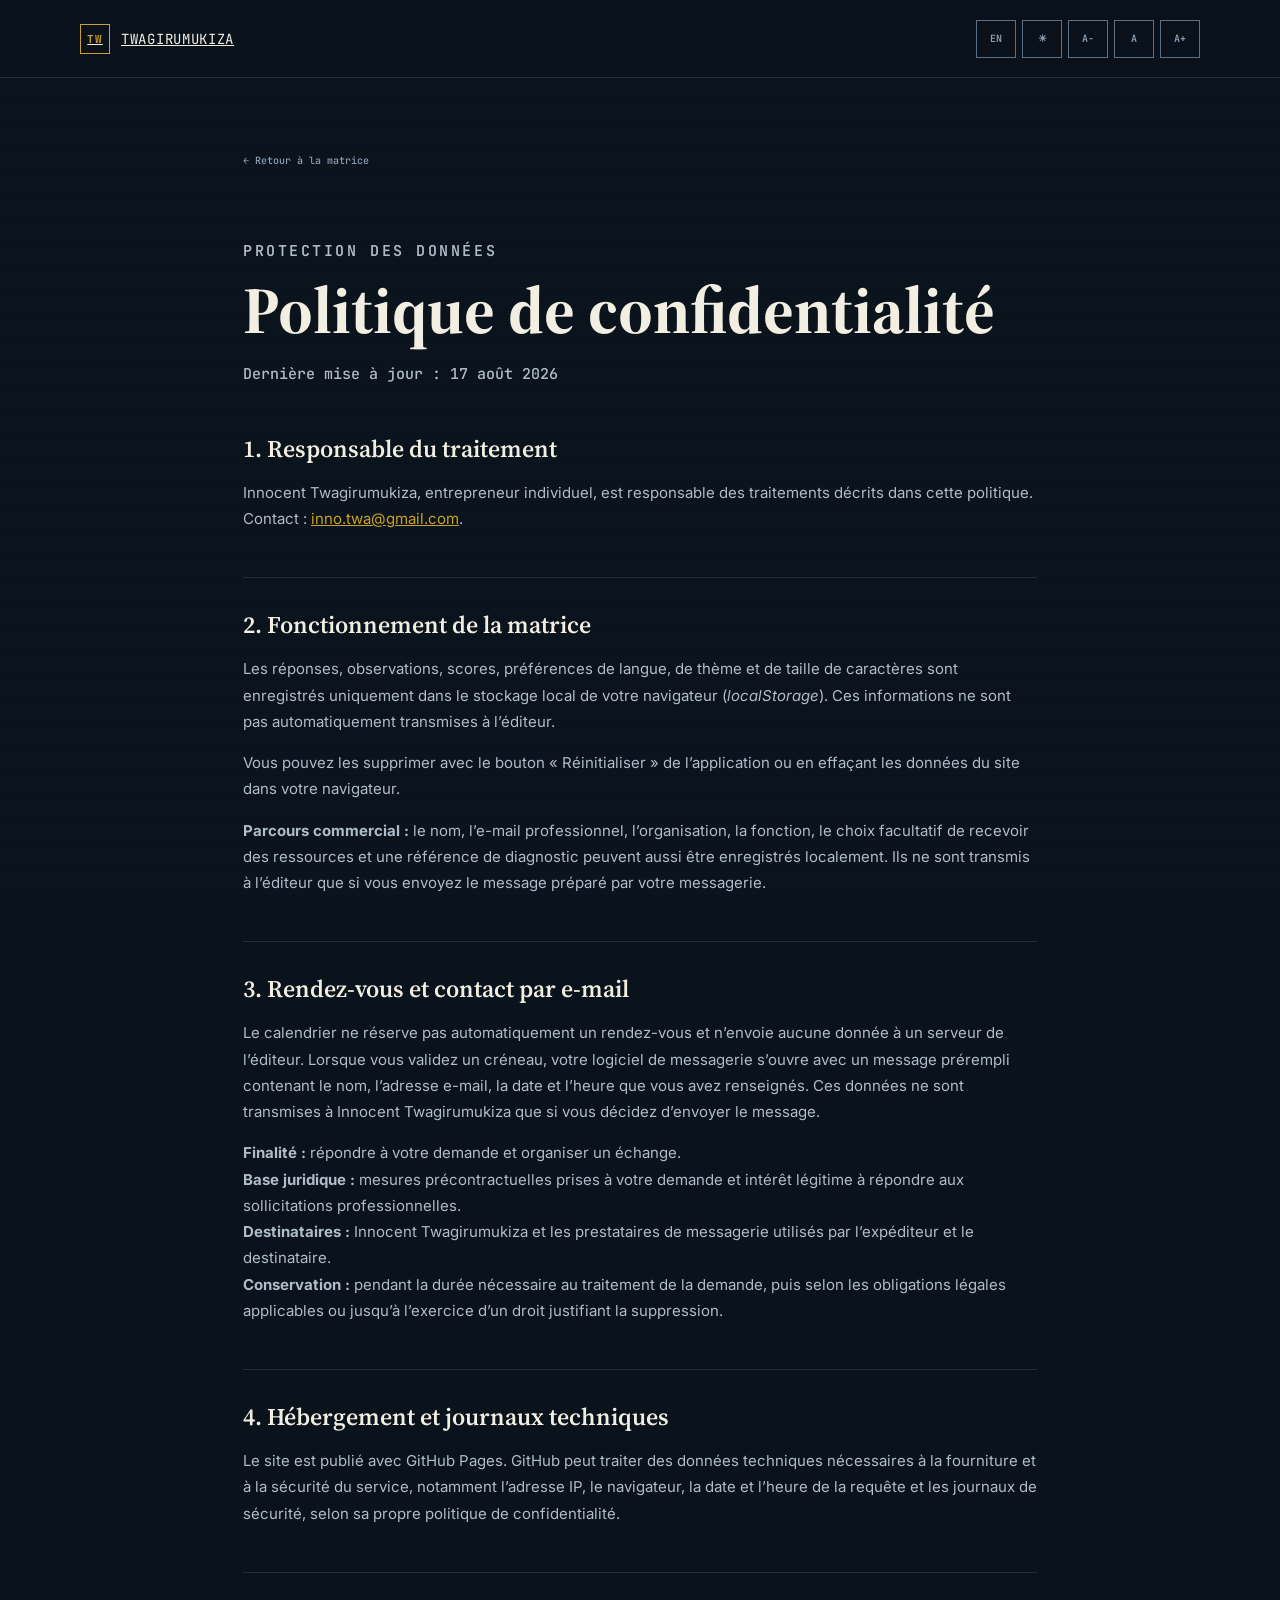
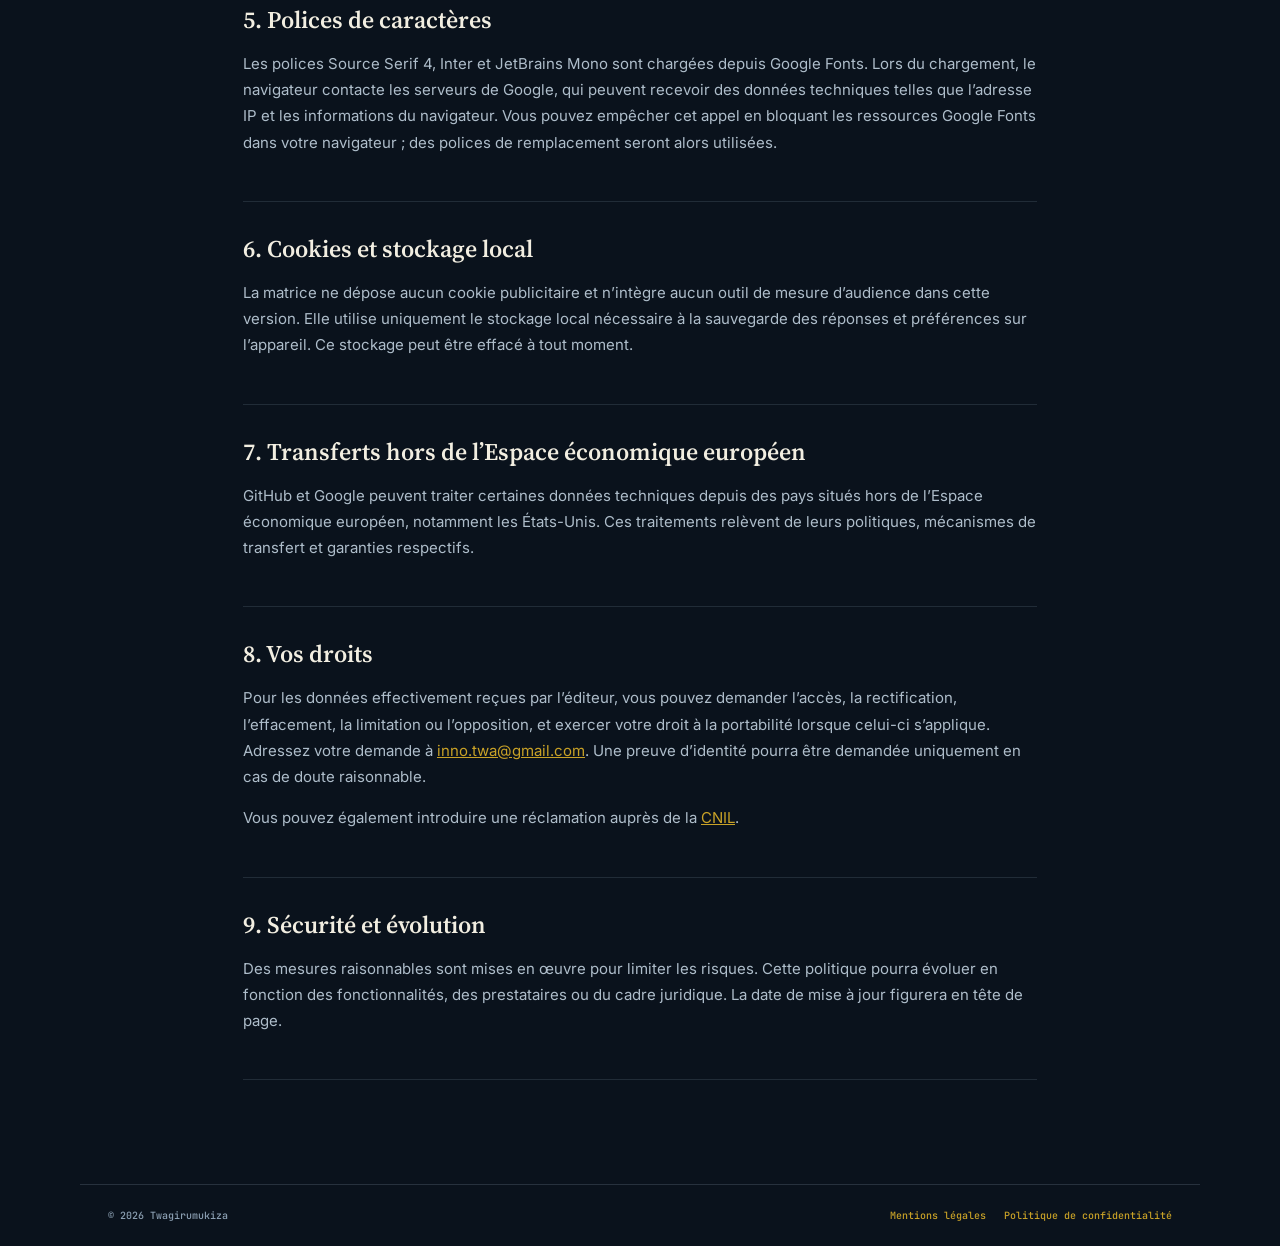
<file: confidentialite.html>
<!doctype html><html lang="fr"><head><meta charset="utf-8"><meta name="viewport" content="width=device-width,initial-scale=1"><meta name="robots" content="index,follow"><title>Politique de confidentialité — Matrice RGPD</title><link rel="preconnect" href="https://fonts.googleapis.com"><link rel="preconnect" href="https://fonts.gstatic.com" crossorigin><link href="https://fonts.googleapis.com/css2?family=Inter:wght@400;500;600&family=JetBrains+Mono:wght@400;500;600;700&family=Source+Serif+4:opsz,wght@8..60,400;8..60,600;8..60,700;8..60,900&display=swap" rel="stylesheet"><link rel="stylesheet" href="style.css"></head><body class="legal-page"><header class="legal-nav"><a class="logo" href="index.html"><b>TW</b><span>TWAGIRUMUKIZA</span></a><div class="legal-tools"><button id="lang">EN</button><button id="theme">☀</button><button data-size="-1">A−</button><button data-size="0">A</button><button data-size="1">A+</button></div></header><main class="legal-wrap" data-fr><a class="back-link" href="index.html">← Retour à la matrice</a><p class="legal-kicker">PROTECTION DES DONNÉES</p><h1>Politique de confidentialité</h1><p class="updated">Dernière mise à jour : 17 août 2026</p><section><h2>1. Responsable du traitement</h2><p>Innocent Twagirumukiza, entrepreneur individuel, est responsable des traitements décrits dans cette politique. Contact : <a href="mailto:inno.twa@gmail.com">inno.twa@gmail.com</a>.</p></section><section><h2>2. Fonctionnement de la matrice</h2><p>Les réponses, observations, scores, préférences de langue, de thème et de taille de caractères sont enregistrés uniquement dans le stockage local de votre navigateur (<em>localStorage</em>). Ces informations ne sont pas automatiquement transmises à l’éditeur.</p><p>Vous pouvez les supprimer avec le bouton « Réinitialiser » de l’application ou en effaçant les données du site dans votre navigateur.</p></section><section><h2>3. Rendez-vous et contact par e-mail</h2><p>Le calendrier ne réserve pas automatiquement un rendez-vous et n’envoie aucune donnée à un serveur de l’éditeur. Lorsque vous validez un créneau, votre logiciel de messagerie s’ouvre avec un message prérempli contenant le nom, l’adresse e-mail, la date et l’heure que vous avez renseignés. Ces données ne sont transmises à Innocent Twagirumukiza que si vous décidez d’envoyer le message.</p><p><strong>Finalité :</strong> répondre à votre demande et organiser un échange.<br><strong>Base juridique :</strong> mesures précontractuelles prises à votre demande et intérêt légitime à répondre aux sollicitations professionnelles.<br><strong>Destinataires :</strong> Innocent Twagirumukiza et les prestataires de messagerie utilisés par l’expéditeur et le destinataire.<br><strong>Conservation :</strong> pendant la durée nécessaire au traitement de la demande, puis selon les obligations légales applicables ou jusqu’à l’exercice d’un droit justifiant la suppression.</p></section><section><h2>4. Hébergement et journaux techniques</h2><p>Le site est publié avec GitHub Pages. GitHub peut traiter des données techniques nécessaires à la fourniture et à la sécurité du service, notamment l’adresse IP, le navigateur, la date et l’heure de la requête et les journaux de sécurité, selon sa propre politique de confidentialité.</p></section><section><h2>5. Polices de caractères</h2><p>Les polices Source Serif 4, Inter et JetBrains Mono sont chargées depuis Google Fonts. Lors du chargement, le navigateur contacte les serveurs de Google, qui peuvent recevoir des données techniques telles que l’adresse IP et les informations du navigateur. Vous pouvez empêcher cet appel en bloquant les ressources Google Fonts dans votre navigateur ; des polices de remplacement seront alors utilisées.</p></section><section><h2>6. Cookies et stockage local</h2><p>La matrice ne dépose aucun cookie publicitaire et n’intègre aucun outil de mesure d’audience dans cette version. Elle utilise uniquement le stockage local nécessaire à la sauvegarde des réponses et préférences sur l’appareil. Ce stockage peut être effacé à tout moment.</p></section><section><h2>7. Transferts hors de l’Espace économique européen</h2><p>GitHub et Google peuvent traiter certaines données techniques depuis des pays situés hors de l’Espace économique européen, notamment les États-Unis. Ces traitements relèvent de leurs politiques, mécanismes de transfert et garanties respectifs.</p></section><section><h2>8. Vos droits</h2><p>Pour les données effectivement reçues par l’éditeur, vous pouvez demander l’accès, la rectification, l’effacement, la limitation ou l’opposition, et exercer votre droit à la portabilité lorsque celui-ci s’applique. Adressez votre demande à <a href="mailto:inno.twa@gmail.com">inno.twa@gmail.com</a>. Une preuve d’identité pourra être demandée uniquement en cas de doute raisonnable.</p><p>Vous pouvez également introduire une réclamation auprès de la <a href="https://www.cnil.fr" target="_blank" rel="noopener">CNIL</a>.</p></section><section><h2>9. Sécurité et évolution</h2><p>Des mesures raisonnables sont mises en œuvre pour limiter les risques. Cette politique pourra évoluer en fonction des fonctionnalités, des prestataires ou du cadre juridique. La date de mise à jour figurera en tête de page.</p></section></main><main class="legal-wrap" data-en><a class="back-link" href="index.html">← Back to the matrix</a><p class="legal-kicker">DATA PROTECTION</p><h1>Privacy policy</h1><p class="updated">Last updated: 17 August 2026</p><section><h2>1. Data controller</h2><p>Innocent Twagirumukiza, sole trader, is the controller for the processing described in this policy. Contact: <a href="mailto:inno.twa@gmail.com">inno.twa@gmail.com</a>.</p></section><section><h2>2. How the matrix works</h2><p>Answers, observations, scores, language, theme and font-size preferences are stored only in your browser’s local storage. They are not automatically transmitted to the publisher.</p><p>You may delete them through the application’s “Reset” button or by clearing this website’s data in your browser.</p></section><section><h2>3. Meetings and email contact</h2><p>The calendar does not automatically book a meeting or send data to the publisher’s server. When a slot is confirmed, your email application opens a pre-filled message containing the name, email address, date and time entered. The information reaches Innocent Twagirumukiza only if you choose to send that message.</p><p><strong>Purpose:</strong> responding to your request and arranging a discussion.<br><strong>Legal basis:</strong> pre-contractual steps taken at your request and legitimate interest in responding to professional enquiries.<br><strong>Recipients:</strong> Innocent Twagirumukiza and the sender’s and recipient’s email providers.<br><strong>Retention:</strong> for the time needed to handle the request, then in accordance with applicable legal obligations or until a valid deletion request is exercised.</p></section><section><h2>4. Hosting and technical logs</h2><p>The website is published through GitHub Pages. GitHub may process technical data required to provide and secure the service, including IP address, browser, request date and time, and security logs, under its own privacy policy.</p></section><section><h2>5. Web fonts</h2><p>Source Serif 4, Inter and JetBrains Mono are loaded from Google Fonts. On loading, the browser contacts Google servers, which may receive technical data such as the IP address and browser information. Blocking Google Fonts in your browser prevents this request; fallback fonts will then be used.</p></section><section><h2>6. Cookies and local storage</h2><p>This version uses no advertising cookies and includes no audience-measurement tool. It only uses local storage required to save answers and preferences on the device. This storage can be cleared at any time.</p></section><section><h2>7. Transfers outside the EEA</h2><p>GitHub and Google may process some technical data in countries outside the European Economic Area, including the United States. Such processing is governed by their respective policies, transfer mechanisms and safeguards.</p></section><section><h2>8. Your rights</h2><p>For data actually received by the publisher, you may request access, rectification, erasure, restriction or objection, and exercise portability where applicable. Send requests to <a href="mailto:inno.twa@gmail.com">inno.twa@gmail.com</a>. Proof of identity may be requested only where reasonable doubt exists.</p><p>You may also lodge a complaint with the French data protection authority, the <a href="https://www.cnil.fr" target="_blank" rel="noopener">CNIL</a>.</p></section><section><h2>9. Security and updates</h2><p>Reasonable measures are used to limit risks. This policy may change as features, providers or the legal framework evolve. The revision date will appear at the top of this page.</p></section></main><footer class="legal-footer"><span>© 2026 Twagirumukiza</span><nav><a href="mentions-legales.html" data-fr>Mentions légales</a><a href="mentions-legales.html" data-en>Legal notice</a><a href="confidentialite.html" data-fr>Politique de confidentialité</a><a href="confidentialite.html" data-en>Privacy policy</a></nav></footer><script src="legal.js"></script></body></html>
</file>
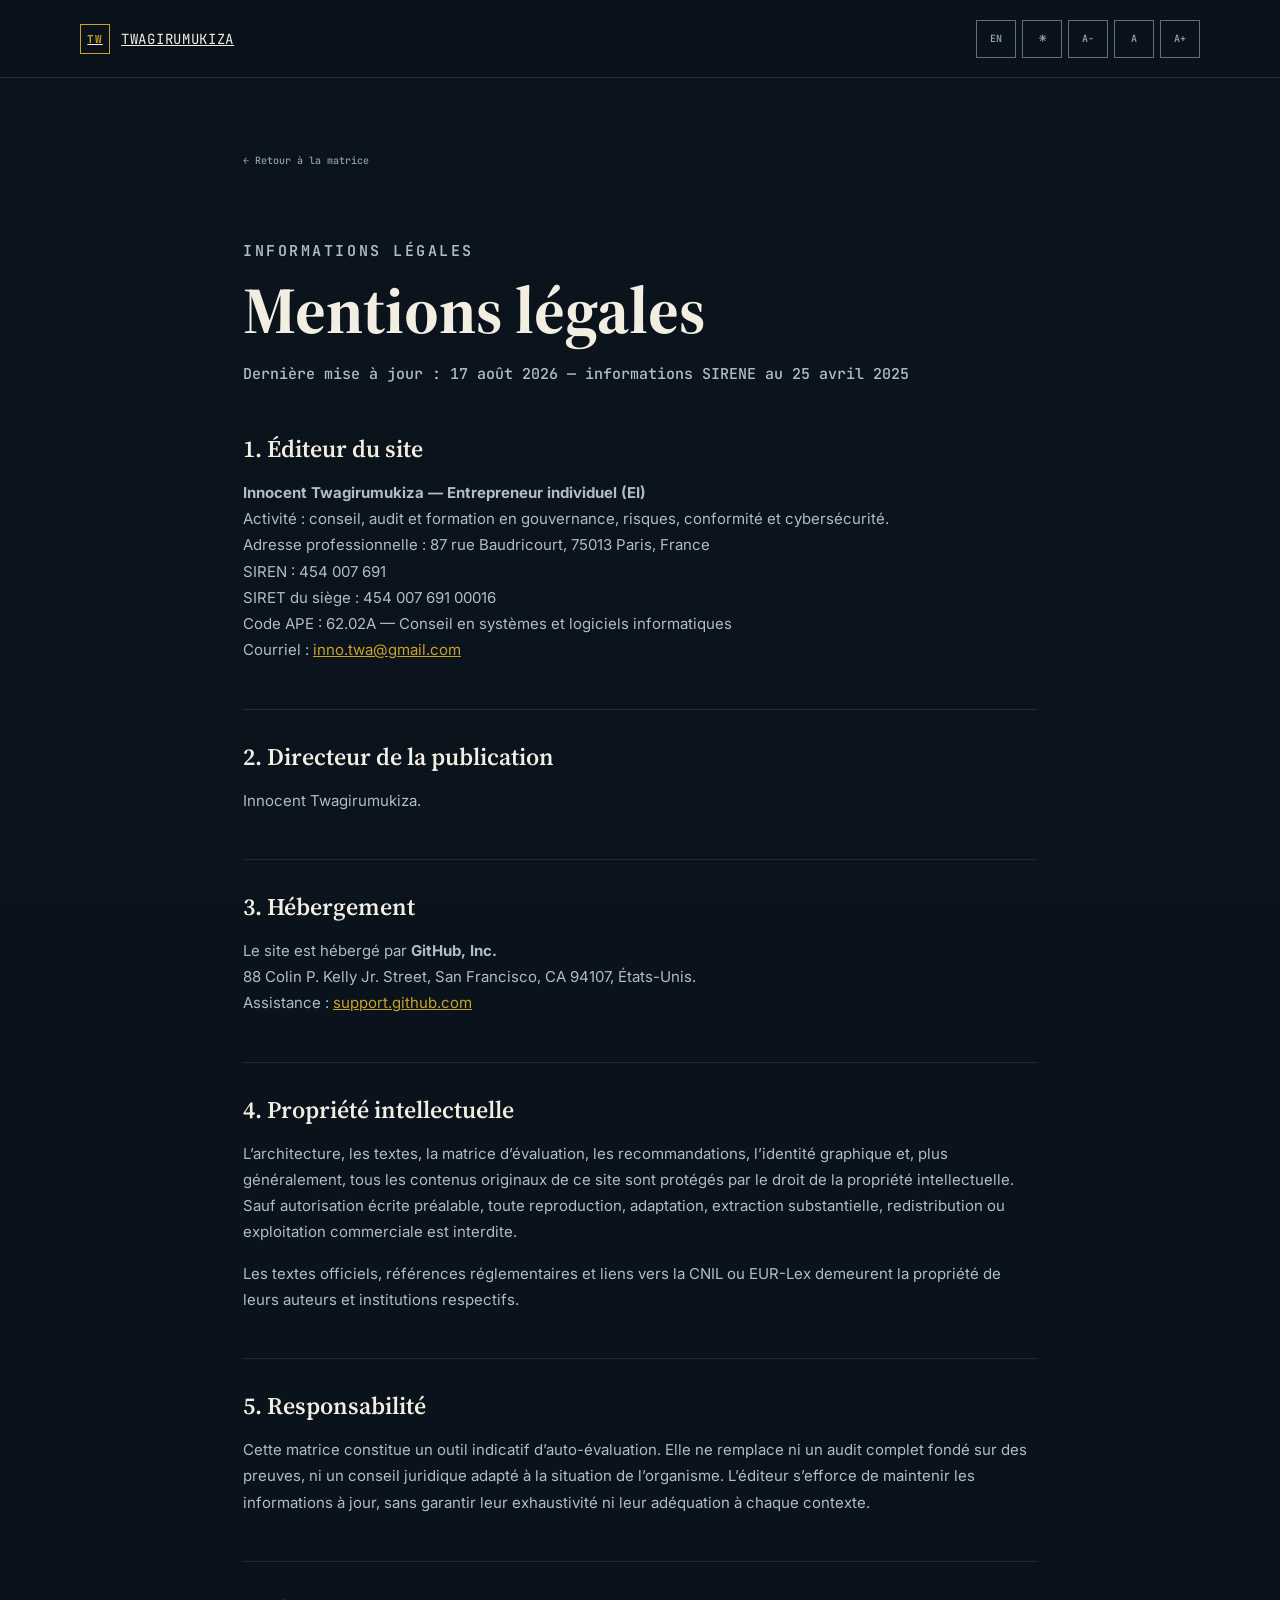
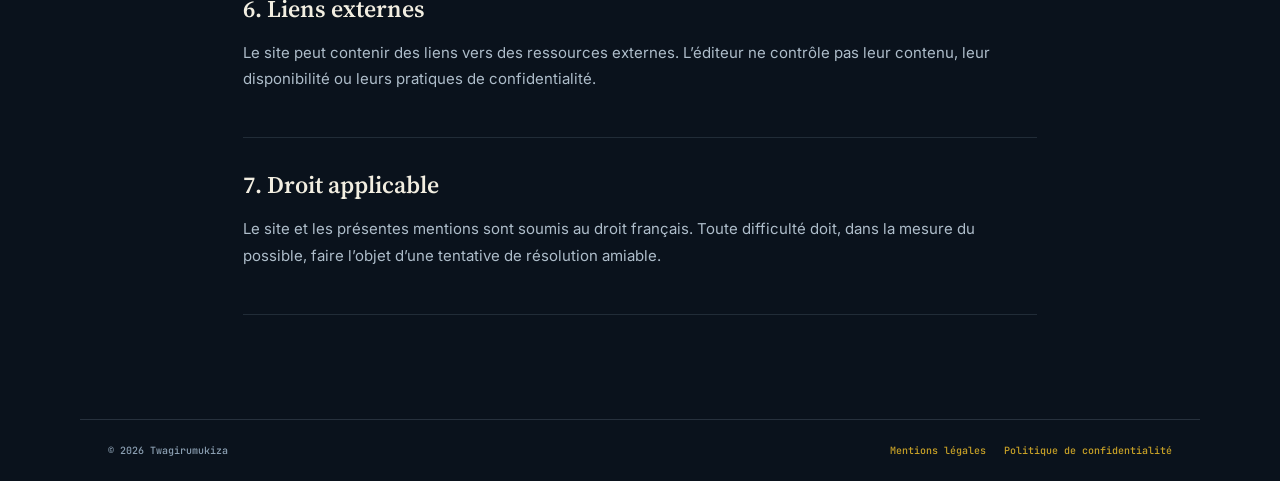
<file: mentions-legales.html>
<!doctype html><html lang="fr"><head><meta charset="utf-8"><meta name="viewport" content="width=device-width,initial-scale=1"><meta name="robots" content="index,follow"><title>Mentions légales — Matrice RGPD</title><link rel="preconnect" href="https://fonts.googleapis.com"><link rel="preconnect" href="https://fonts.gstatic.com" crossorigin><link href="https://fonts.googleapis.com/css2?family=Inter:wght@400;500;600&family=JetBrains+Mono:wght@400;500;600;700&family=Source+Serif+4:opsz,wght@8..60,400;8..60,600;8..60,700;8..60,900&display=swap" rel="stylesheet"><link rel="stylesheet" href="style.css"></head><body class="legal-page"><header class="legal-nav"><a class="logo" href="index.html"><b>TW</b><span>TWAGIRUMUKIZA</span></a><div class="legal-tools"><button id="lang">EN</button><button id="theme">☀</button><button data-size="-1">A−</button><button data-size="0">A</button><button data-size="1">A+</button></div></header><main class="legal-wrap" data-fr><a class="back-link" href="index.html">← Retour à la matrice</a><p class="legal-kicker">INFORMATIONS LÉGALES</p><h1>Mentions légales</h1><p class="updated">Dernière mise à jour : 17 août 2026 — informations SIRENE au 25 avril 2025</p><section><h2>1. Éditeur du site</h2><p><strong>Innocent Twagirumukiza — Entrepreneur individuel (EI)</strong><br>Activité : conseil, audit et formation en gouvernance, risques, conformité et cybersécurité.<br>Adresse professionnelle : 87 rue Baudricourt, 75013 Paris, France<br>SIREN : 454 007 691<br>SIRET du siège : 454 007 691 00016<br>Code APE : 62.02A — Conseil en systèmes et logiciels informatiques<br>Courriel : <a href="mailto:inno.twa@gmail.com">inno.twa@gmail.com</a></p></section><section><h2>2. Directeur de la publication</h2><p>Innocent Twagirumukiza.</p></section><section><h2>3. Hébergement</h2><p>Le site est hébergé par <strong>GitHub, Inc.</strong><br>88 Colin P. Kelly Jr. Street, San Francisco, CA 94107, États-Unis.<br>Assistance : <a href="https://support.github.com" target="_blank" rel="noopener">support.github.com</a></p></section><section><h2>4. Propriété intellectuelle</h2><p>L’architecture, les textes, la matrice d’évaluation, les recommandations, l’identité graphique et, plus généralement, tous les contenus originaux de ce site sont protégés par le droit de la propriété intellectuelle. Sauf autorisation écrite préalable, toute reproduction, adaptation, extraction substantielle, redistribution ou exploitation commerciale est interdite.</p><p>Les textes officiels, références réglementaires et liens vers la CNIL ou EUR-Lex demeurent la propriété de leurs auteurs et institutions respectifs.</p></section><section><h2>5. Responsabilité</h2><p>Cette matrice constitue un outil indicatif d’auto-évaluation. Elle ne remplace ni un audit complet fondé sur des preuves, ni un conseil juridique adapté à la situation de l’organisme. L’éditeur s’efforce de maintenir les informations à jour, sans garantir leur exhaustivité ni leur adéquation à chaque contexte.</p></section><section><h2>6. Liens externes</h2><p>Le site peut contenir des liens vers des ressources externes. L’éditeur ne contrôle pas leur contenu, leur disponibilité ou leurs pratiques de confidentialité.</p></section><section><h2>7. Droit applicable</h2><p>Le site et les présentes mentions sont soumis au droit français. Toute difficulté doit, dans la mesure du possible, faire l’objet d’une tentative de résolution amiable.</p></section></main><main class="legal-wrap" data-en><a class="back-link" href="index.html">← Back to the matrix</a><p class="legal-kicker">LEGAL INFORMATION</p><h1>Legal notice</h1><p class="updated">Last updated: 17 August 2026 — SIRENE information dated 25 April 2025</p><section><h2>1. Website publisher</h2><p><strong>Innocent Twagirumukiza — Sole trader (Entrepreneur individuel, EI)</strong><br>Activity: governance, risk, compliance and cybersecurity consulting, auditing and training.<br>Business address: 87 rue Baudricourt, 75013 Paris, France<br>SIREN: 454 007 691<br>Registered establishment SIRET: 454 007 691 00016<br>APE code: 62.02A — Computer systems and software consultancy<br>Email: <a href="mailto:inno.twa@gmail.com">inno.twa@gmail.com</a></p></section><section><h2>2. Publication director</h2><p>Innocent Twagirumukiza.</p></section><section><h2>3. Hosting</h2><p>This website is hosted by <strong>GitHub, Inc.</strong><br>88 Colin P. Kelly Jr. Street, San Francisco, CA 94107, United States.<br>Support: <a href="https://support.github.com" target="_blank" rel="noopener">support.github.com</a></p></section><section><h2>4. Intellectual property</h2><p>The architecture, texts, assessment matrix, recommendations, visual identity and all original content are protected by intellectual-property law. Reproduction, adaptation, substantial extraction, redistribution or commercial use requires prior written permission.</p><p>Official texts, regulatory references and links to the CNIL or EUR-Lex remain the property of their respective authors and institutions.</p></section><section><h2>5. Liability</h2><p>This matrix is an indicative self-assessment tool. It does not replace a complete evidence-based audit or legal advice tailored to the organisation. The publisher endeavours to keep information current but does not guarantee completeness or suitability for every context.</p></section><section><h2>6. External links</h2><p>This website may link to external resources. The publisher does not control their content, availability or privacy practices.</p></section><section><h2>7. Applicable law</h2><p>This website and legal notice are governed by French law. Where possible, any dispute should first be addressed through an amicable resolution process.</p></section></main><footer class="legal-footer"><span>© 2026 Twagirumukiza</span><nav><a href="mentions-legales.html" data-fr>Mentions légales</a><a href="mentions-legales.html" data-en>Legal notice</a><a href="confidentialite.html" data-fr>Politique de confidentialité</a><a href="confidentialite.html" data-en>Privacy policy</a></nav></footer><script src="legal.js"></script></body></html>
</file>
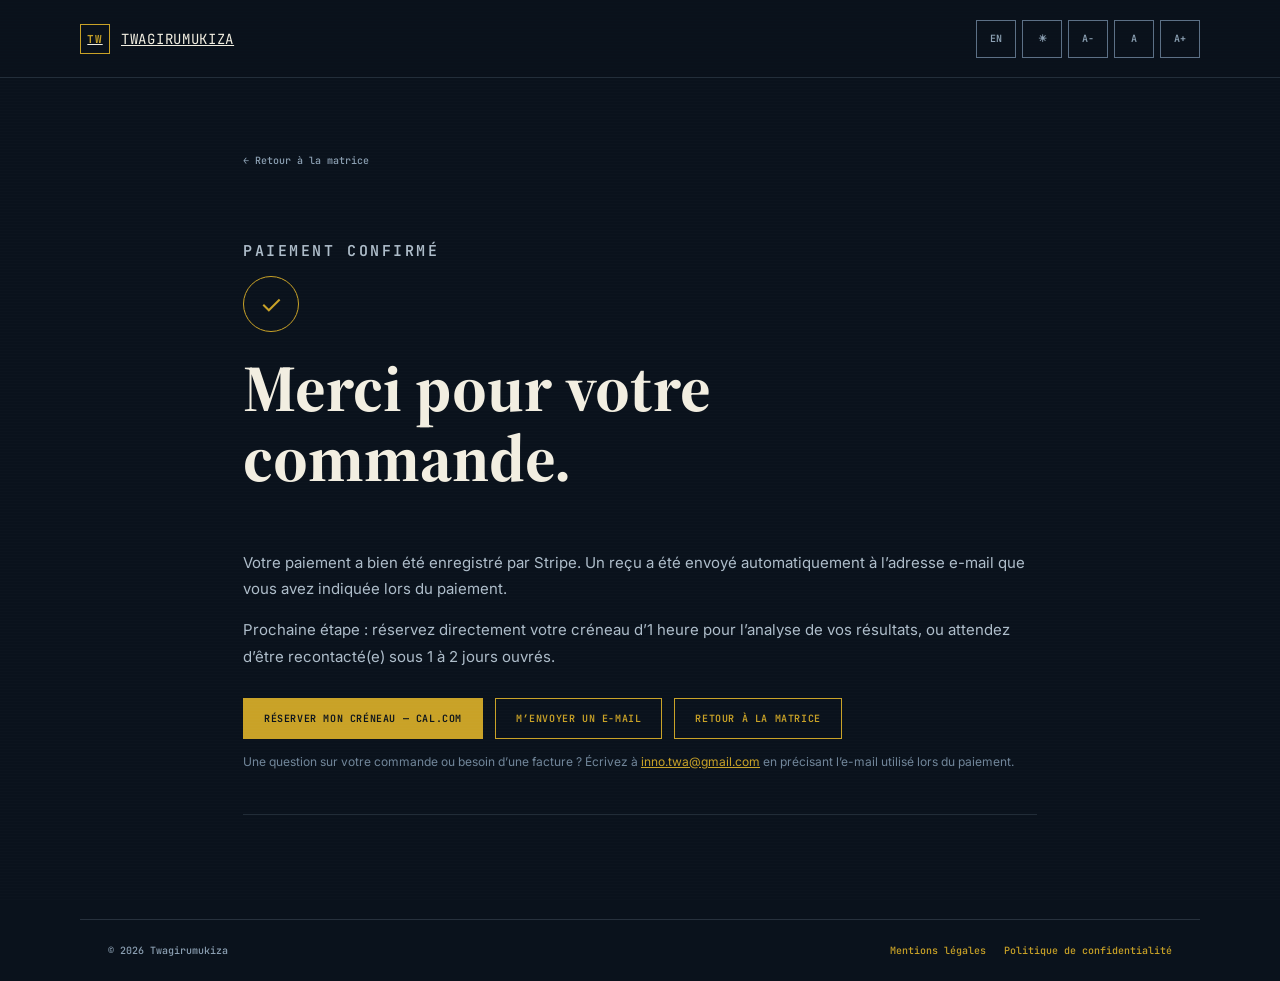
<file: merci.html>
<!doctype html><html lang="fr"><head><meta charset="utf-8"><meta name="viewport" content="width=device-width,initial-scale=1"><meta name="robots" content="noindex,follow"><title>Merci — Matrice RGPD</title><link rel="preconnect" href="https://fonts.googleapis.com"><link rel="preconnect" href="https://fonts.gstatic.com" crossorigin><link href="https://fonts.googleapis.com/css2?family=Inter:wght@400;500;600&family=JetBrains+Mono:wght@400;500;600;700&family=Source+Serif+4:opsz,wght@8..60,400;8..60,600;8..60,700;8..60,900&display=swap" rel="stylesheet"><link rel="stylesheet" href="style.css"><style>.thanks-check{width:56px;height:56px;border:1px solid #c9a227;border-radius:50%;display:flex;align-items:center;justify-content:center;color:#c9a227;font-size:26px;margin-bottom:22px}.thanks-actions{display:flex;flex-wrap:wrap;gap:12px;margin-top:28px}.thanks-actions a,.thanks-actions button{display:inline-block;border:1px solid #c9a227;background:transparent;color:#c9a227;padding:13px 20px;font:600 10px 'JetBrains Mono',monospace;letter-spacing:.06em;text-transform:uppercase;text-decoration:none;cursor:pointer}.thanks-actions a.primary,.thanks-actions button.primary{background:#c9a227;color:#0a121c}.thanks-note{font-size:12px!important;color:#71869a!important}body.light .thanks-check{color:#8a6c0c;border-color:#8a6c0c}</style></head><body class="legal-page"><header class="legal-nav"><a class="logo" href="index.html"><b>TW</b><span>TWAGIRUMUKIZA</span></a><div class="legal-tools"><button id="lang">EN</button><button id="theme">☀</button><button data-size="-1">A−</button><button data-size="0">A</button><button data-size="1">A+</button></div></header><main class="legal-wrap" data-fr><a class="back-link" href="index.html">← Retour à la matrice</a><p class="legal-kicker">PAIEMENT CONFIRMÉ</p><div class="thanks-check">✓</div><h1>Merci pour votre commande.</h1><section><p>Votre paiement a bien été enregistré par Stripe. Un reçu a été envoyé automatiquement à l’adresse e-mail que vous avez indiquée lors du paiement.</p><p>Prochaine étape : réservez directement votre créneau d’1 heure pour l’analyse de vos résultats, ou attendez d’être recontacté(e) sous 1 à 2 jours ouvrés.</p><div class="thanks-actions"><button class="primary" data-cal-link="innocent-twagirumukiza/analyse-personnalisee" data-cal-namespace="analyse-personnalisee" data-cal-config='{"layout":"month_view","useSlotsViewOnSmallScreen":"true"}'>Réserver mon créneau — Cal.com</button><a href="mailto:inno.twa@gmail.com?subject=Confirmation%20de%20paiement%20%E2%80%94%20Analyse%20personnalis%C3%A9e">M’envoyer un e-mail</a><a href="index.html">Retour à la matrice</a></div><p class="thanks-note">Une question sur votre commande ou besoin d’une facture ? Écrivez à <a href="mailto:inno.twa@gmail.com">inno.twa@gmail.com</a> en précisant l’e-mail utilisé lors du paiement.</p></section></main><main class="legal-wrap" data-en><a class="back-link" href="index.html">← Back to the matrix</a><p class="legal-kicker">PAYMENT CONFIRMED</p><div class="thanks-check">✓</div><h1>Thank you for your order.</h1><section><p>Your payment has been successfully recorded by Stripe. A receipt has been sent automatically to the email address you provided at checkout.</p><p>Next step: book your 1-hour slot directly for the review of your results, or wait to be contacted within 1 to 2 business days.</p><div class="thanks-actions"><button class="primary" data-cal-link="innocent-twagirumukiza/analyse-personnalisee" data-cal-namespace="analyse-personnalisee" data-cal-config='{"layout":"month_view","useSlotsViewOnSmallScreen":"true"}'>Book my slot — Cal.com</button><a href="mailto:inno.twa@gmail.com?subject=Payment%20confirmation%20%E2%80%94%20Personalised%20analysis">Email me</a><a href="index.html">Back to the matrix</a></div><p class="thanks-note">Question about your order or need an invoice? Write to <a href="mailto:inno.twa@gmail.com">inno.twa@gmail.com</a> and mention the email used at checkout.</p></section></main><footer class="legal-footer"><span>© 2026 Twagirumukiza</span><nav><a href="mentions-legales.html" data-fr>Mentions légales</a><a href="mentions-legales.html" data-en>Legal notice</a><a href="confidentialite.html" data-fr>Politique de confidentialité</a><a href="confidentialite.html" data-en>Privacy policy</a></nav></footer><script type="text/javascript">
  (function (C, A, L) { let p = function (a, ar) { a.q.push(ar); }; let d = C.document; C.Cal = C.Cal || function () { let cal = C.Cal; let ar = arguments; if (!cal.loaded) { cal.ns = {}; cal.q = cal.q || []; d.head.appendChild(d.createElement("script")).src = A; cal.loaded = true; } if (ar[0] === L) { const api = function () { p(api, arguments); }; const namespace = ar[1]; api.q = api.q || []; if(typeof namespace === "string"){cal.ns[namespace] = cal.ns[namespace] || api;p(cal.ns[namespace], ar);p(cal, ["initNamespace", namespace]);} else p(cal, ar); return;} p(cal, ar); }; })(window, "https://app.cal.com/embed/embed.js", "init");
  Cal("init", "analyse-personnalisee", {origin:"https://app.cal.com"});
  Cal.config = Cal.config || {};
  Cal.config.forwardQueryParams = true;
  Cal.ns["analyse-personnalisee"]("ui", {"hideEventTypeDetails":false,"layout":"month_view"});
</script>
<script src="legal.js"></script></body></html>
</file>
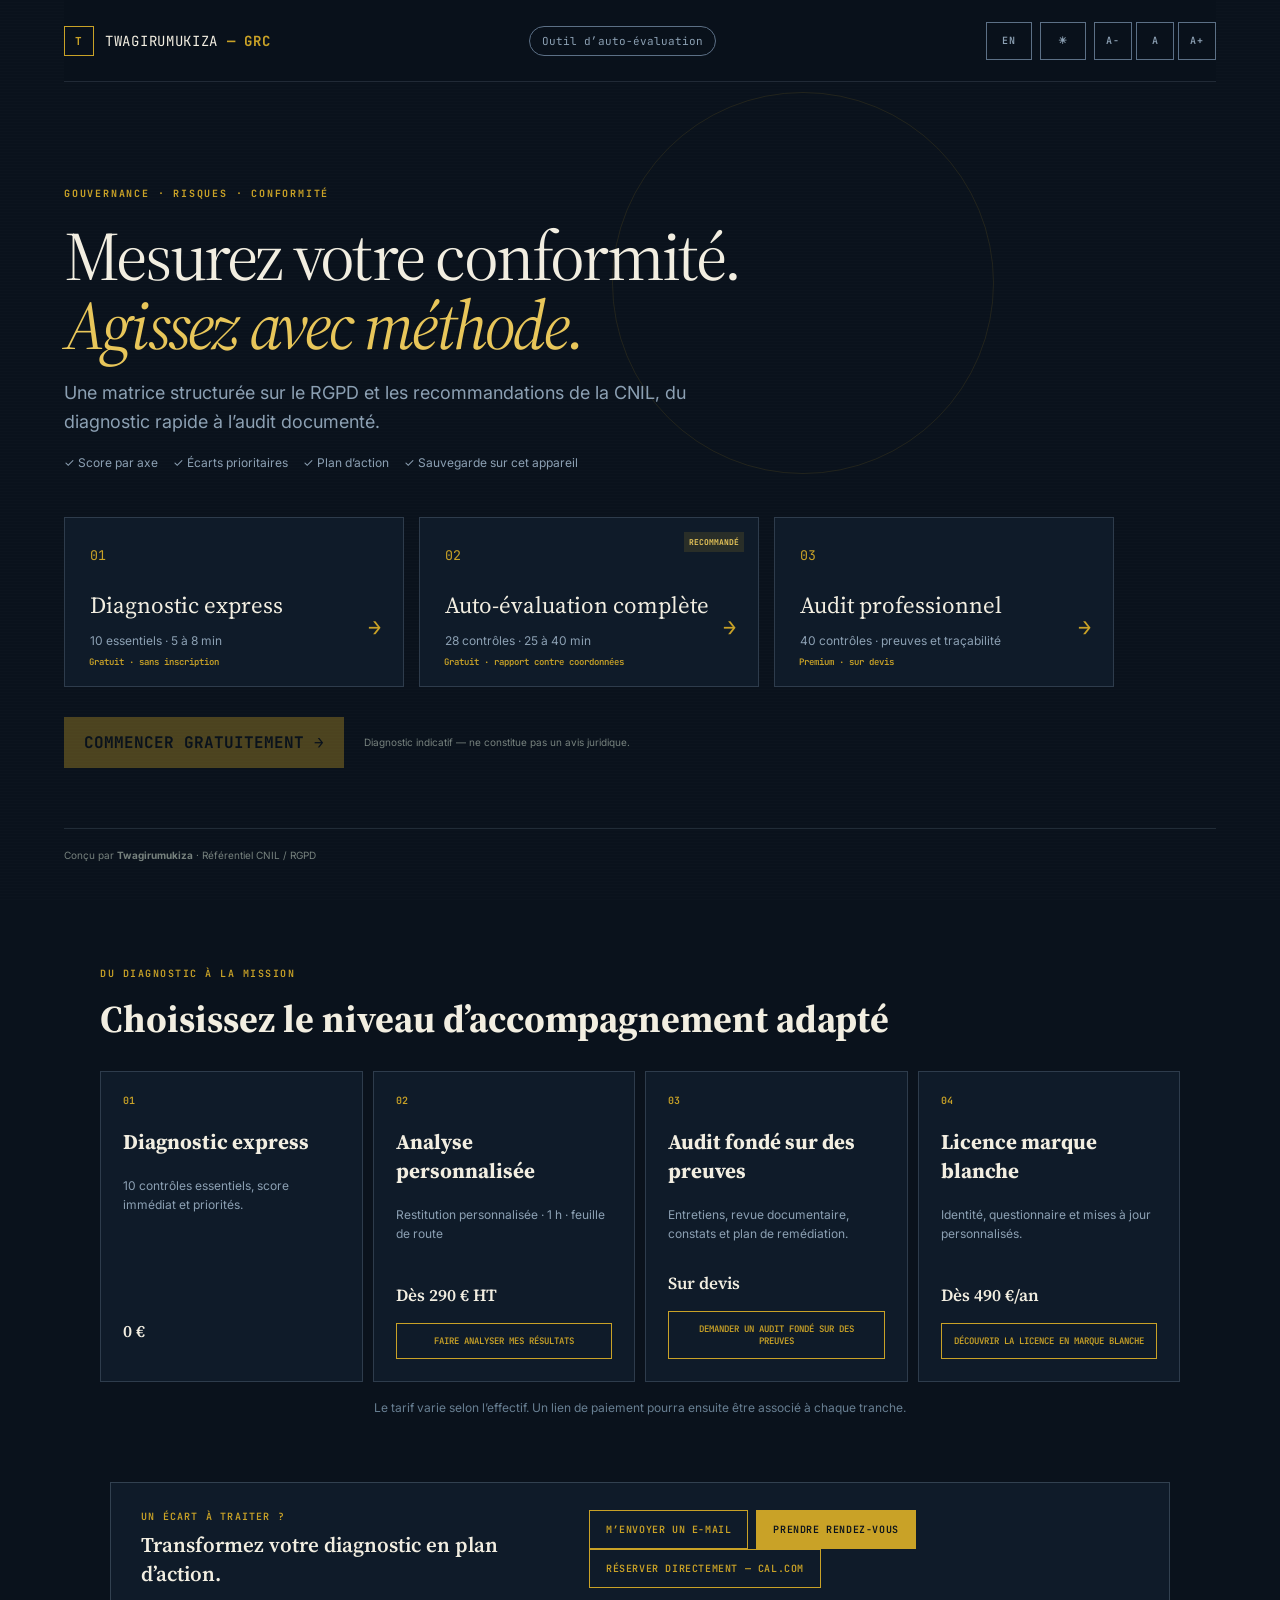
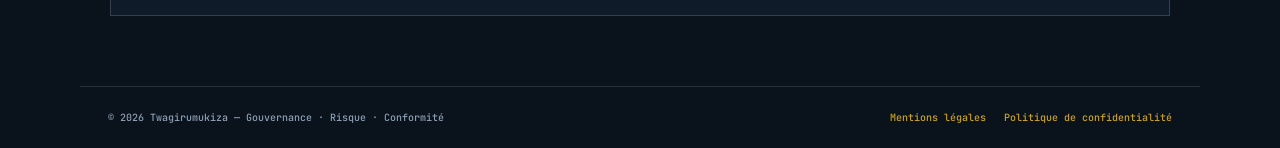
<file: v2_index.html>
<!doctype html>
<html lang="fr">
<head>
  <meta charset="utf-8">
  <meta name="viewport" content="width=device-width, initial-scale=1">
  <meta
    name="description"
    content="Diagnostic, auto-évaluation et accompagnement à la conformité RGPD"
  >

  <link rel="preconnect" href="https://fonts.googleapis.com">
  <link rel="preconnect" href="https://fonts.gstatic.com" crossorigin>

  <link
    href="https://fonts.googleapis.com/css2?family=Inter:wght@400;500;600&family=JetBrains+Mono:wght@400;500;600;700&family=Source+Serif+4:opsz,wght@8..60,400;8..60,600;8..60,700;8..60,900&display=swap"
    rel="stylesheet"
  >

  <title>Diagnostic et conformité RGPD — Twagirumukiza</title>

  <link rel="stylesheet" href="style.css">
  <link rel="stylesheet" href="commercial.css">
  <link rel="stylesheet" href="pricing.css">
</head>

<body>
  <div id="root"></div>

  <!-- Configuration publique Supabase -->
  <script src="config.js"></script>

  <!-- Connexion à l’Edge Function rgpd-api -->
  <script src="api.js"></script>
  
  <!-- enregistrer automatiquement les formulaires dans Supabase. -->
  <script src="integration.js"></script>
  
  <!-- Moteur principal de la matrice -->
  <script src="app.js"></script>
</body>
</html>
</file>
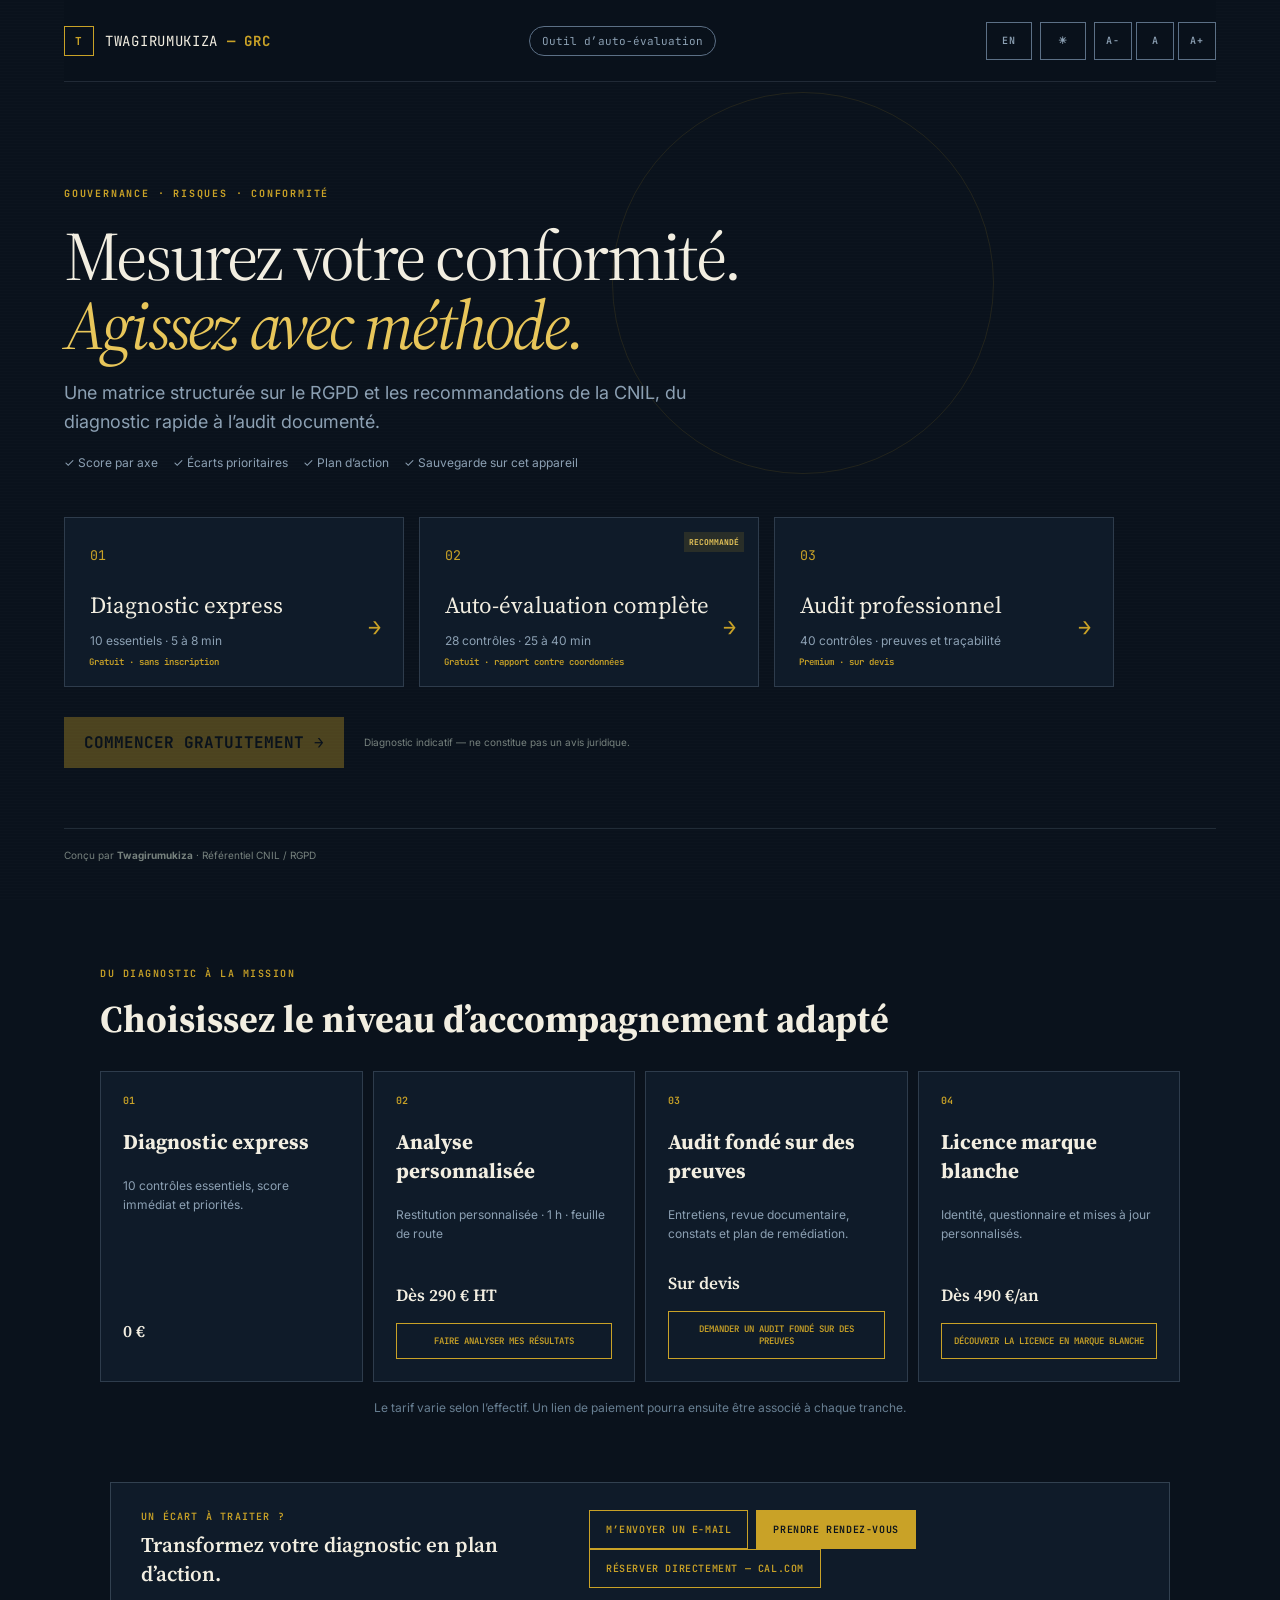
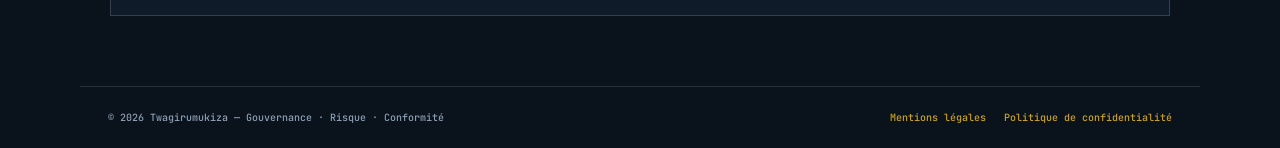
<file: v3_index.html>
<!doctype html>
<html lang="fr">
<head>
  <meta charset="utf-8">
  <meta name="viewport" content="width=device-width, initial-scale=1">
  <meta
    name="description"
    content="Diagnostic, auto-évaluation et accompagnement à la conformité RGPD"
  >

  <link rel="preconnect" href="https://fonts.googleapis.com">
  <link rel="preconnect" href="https://fonts.gstatic.com" crossorigin>

  <link
    href="https://fonts.googleapis.com/css2?family=Inter:wght@400;500;600&family=JetBrains+Mono:wght@400;500;600;700&family=Source+Serif+4:opsz,wght@8..60,400;8..60,600;8..60,700;8..60,900&display=swap"
    rel="stylesheet"
  >

  <title>Diagnostic et conformité RGPD — Twagirumukiza</title>

  <link rel="stylesheet" href="style.css">
  <link rel="stylesheet" href="commercial.css">
  <link rel="stylesheet" href="pricing.css">
</head>

<body>
  <div id="root"></div>

  <!-- Configuration publique Supabase -->
  <script src="config.js"></script>

  <!-- Connexion à l’Edge Function rgpd-api -->
  <script src="api.js"></script>
  
  <!-- enregistrer automatiquement les formulaires dans Supabase. -->
  <script src="integration.js"></script>

  <!-- Cal.com — element-click embed (bouton "Réserver directement") -->
  <script type="text/javascript">
    (function (C, A, L) { let p = function (a, ar) { a.q.push(ar); }; let d = C.document; C.Cal = C.Cal || function () { let cal = C.Cal; let ar = arguments; if (!cal.loaded) { cal.ns = {}; cal.q = cal.q || []; d.head.appendChild(d.createElement("script")).src = A; cal.loaded = true; } if (ar[0] === L) { const api = function () { p(api, arguments); }; const namespace = ar[1]; api.q = api.q || []; if(typeof namespace === "string"){cal.ns[namespace] = cal.ns[namespace] || api;p(cal.ns[namespace], ar);p(cal, ["initNamespace", namespace]);} else p(cal, ar); return;} p(cal, ar); }; })(window, "https://app.cal.com/embed/embed.js", "init");
    Cal("init", "30min", {origin:"https://app.cal.com"});
    Cal.config = Cal.config || {};
    Cal.config.forwardQueryParams = true;
    Cal.ns["30min"]("ui", {"hideEventTypeDetails":false,"layout":"month_view"});
  </script>

  <!-- Moteur principal de la matrice -->
  <script src="app.js"></script>
</body>
</html>
</file>
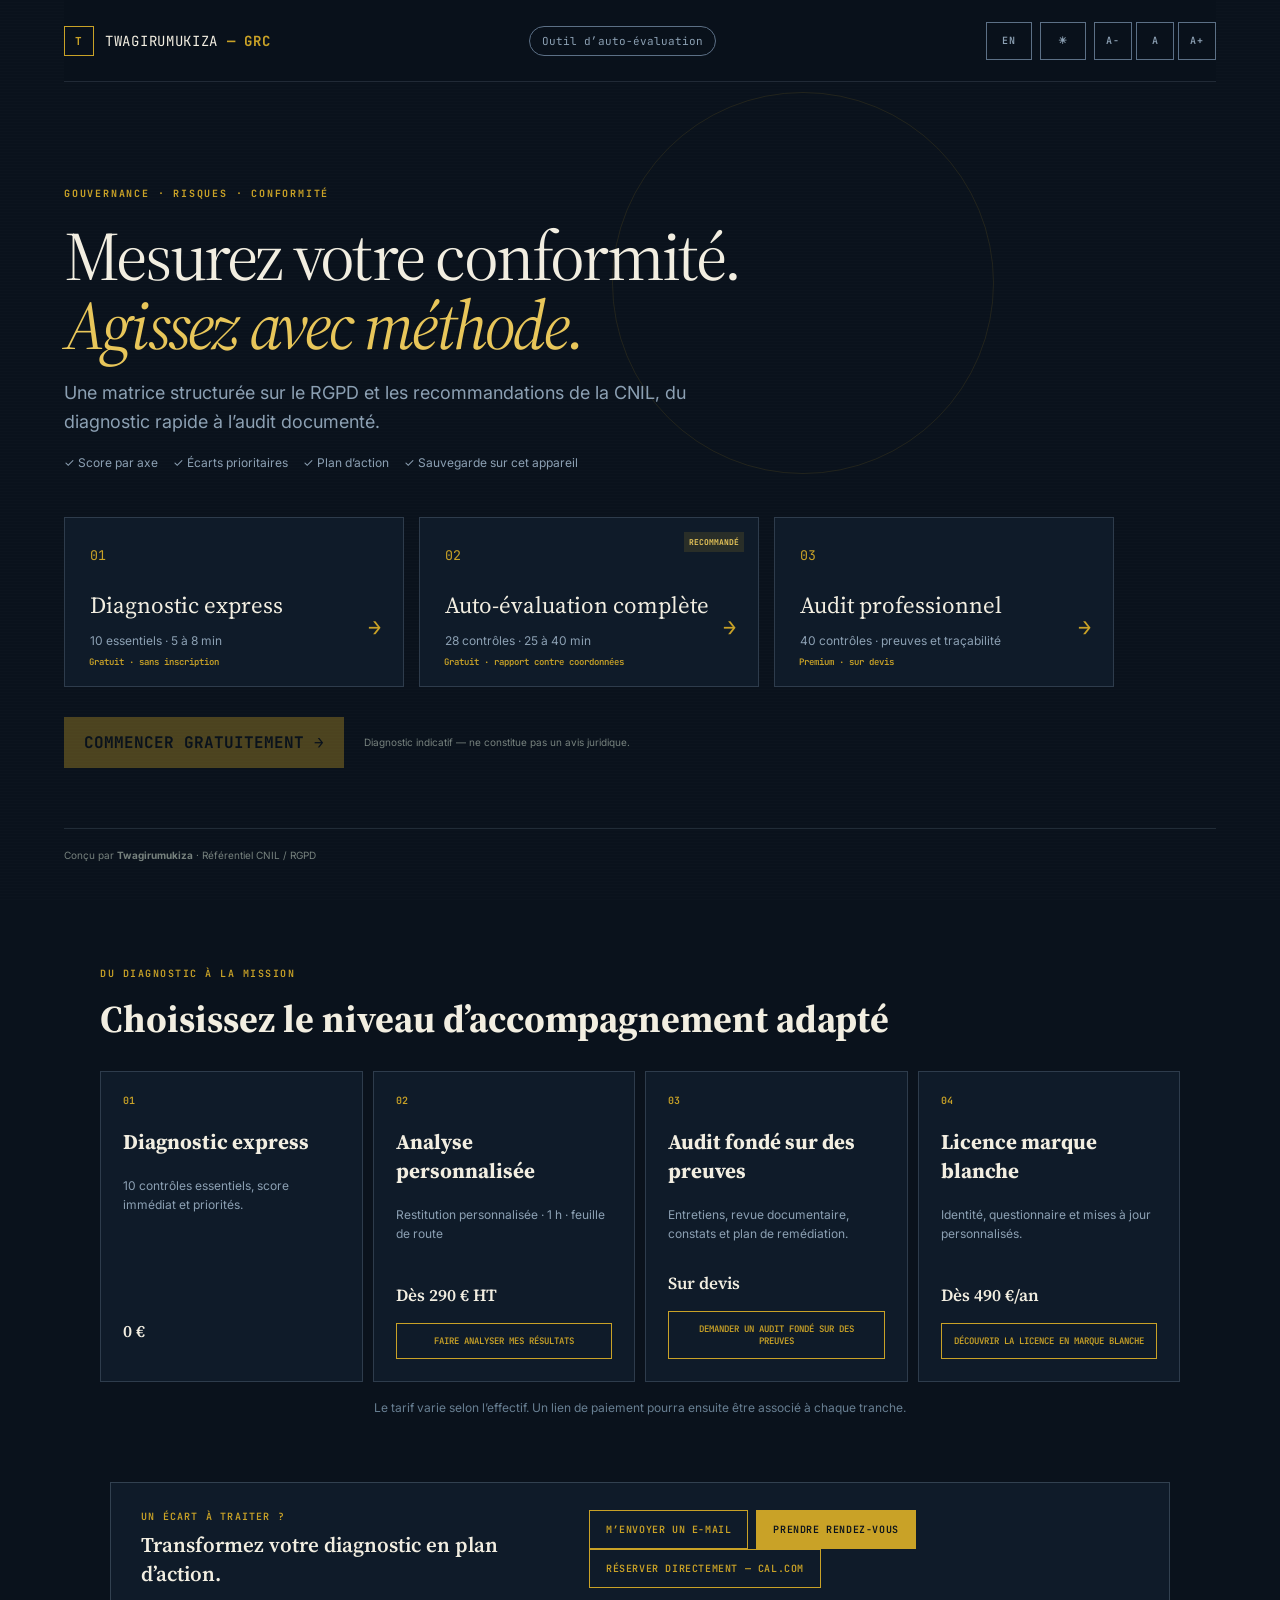
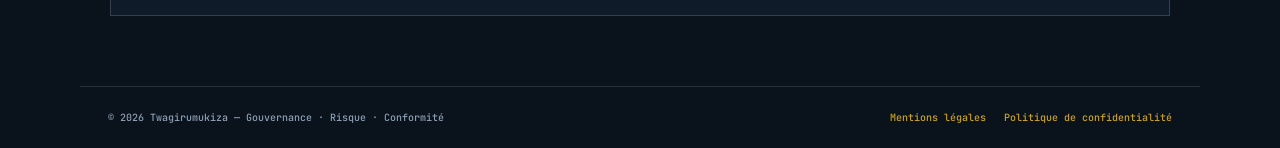
<file: v4_index.html>
<!doctype html>
<html lang="fr">
<head>
  <meta charset="utf-8">
  <meta name="viewport" content="width=device-width, initial-scale=1">
  <meta
    name="description"
    content="Diagnostic, auto-évaluation et accompagnement à la conformité RGPD"
  >

  <link rel="preconnect" href="https://fonts.googleapis.com">
  <link rel="preconnect" href="https://fonts.gstatic.com" crossorigin>

  <link
    href="https://fonts.googleapis.com/css2?family=Inter:wght@400;500;600&family=JetBrains+Mono:wght@400;500;600;700&family=Source+Serif+4:opsz,wght@8..60,400;8..60,600;8..60,700;8..60,900&display=swap"
    rel="stylesheet"
  >

  <title>Diagnostic et conformité RGPD — Twagirumukiza</title>

  <link rel="stylesheet" href="style.css">
  <link rel="stylesheet" href="commercial.css">
  <link rel="stylesheet" href="pricing.css">
</head>

<body>
  <div id="root"></div>

  <!-- Configuration publique Supabase -->
  <script src="config.js"></script>

  <!-- Connexion à l’Edge Function rgpd-api -->
  <script src="api.js"></script>
  
  <!-- enregistrer automatiquement les formulaires dans Supabase. -->
  <script src="integration.js"></script>

  <!-- Cal.com — element-click embed (bouton "Réserver directement") -->
  <script type="text/javascript">
    (function (C, A, L) { let p = function (a, ar) { a.q.push(ar); }; let d = C.document; C.Cal = C.Cal || function () { let cal = C.Cal; let ar = arguments; if (!cal.loaded) { cal.ns = {}; cal.q = cal.q || []; d.head.appendChild(d.createElement("script")).src = A; cal.loaded = true; } if (ar[0] === L) { const api = function () { p(api, arguments); }; const namespace = ar[1]; api.q = api.q || []; if(typeof namespace === "string"){cal.ns[namespace] = cal.ns[namespace] || api;p(cal.ns[namespace], ar);p(cal, ["initNamespace", namespace]);} else p(cal, ar); return;} p(cal, ar); }; })(window, "https://app.cal.com/embed/embed.js", "init");
    Cal("init", "analyse-personnalisee", {origin:"https://app.cal.com"});
    Cal.config = Cal.config || {};
    Cal.config.forwardQueryParams = true;
    Cal.ns["analyse-personnalisee"]("ui", {"hideEventTypeDetails":false,"layout":"month_view"});
  </script>

  <!-- Moteur principal de la matrice -->
  <script src="app.js"></script>
</body>
</html>
</file>
<file: style.css>
:root{--ink:#17211f;--green:#174f45;--paper:#f6f4ef;--line:#d9ddd7;--muted:#68746f;--red:#a33e36;--amber:#a36922}*{box-sizing:border-box}body{margin:0;background:var(--paper);color:var(--ink);font-family:Arial,sans-serif}button,input,textarea{font:inherit}button{cursor:pointer}.landing{min-height:100vh;padding:0 5vw;background:linear-gradient(120deg,#f7f5f0 64%,#e4efe9 64%)}.landing nav,.app header{height:82px;display:flex;align-items:center;justify-content:space-between;border-bottom:1px solid #cfd6d1}.logo{display:flex;align-items:center;gap:11px;font-size:14px}.logo>b{display:grid;place-items:center;width:34px;height:34px;background:var(--green);color:#fff;font:22px Georgia}.tag{font-size:11px;border:1px solid #b9c5bf;padding:7px 12px;border-radius:20px}.hero{padding:8vh 0 5vh;max-width:850px}.hero>b,.head>div>small,.report small{font-size:10px;letter-spacing:.18em;color:#287464}.hero h1{font:clamp(48px,6vw,84px)/1 Georgia;margin:20px 0;letter-spacing:-.04em}.hero h1 em{color:var(--green);font-weight:normal}.hero p{max-width:650px;font-size:18px;line-height:1.6;color:#53615d}.trust{font-size:12px;color:#44534f}.modeGrid{display:grid;grid-template-columns:repeat(3,1fr);gap:15px;max-width:1050px}.modeGrid>button{position:relative;text-align:left;border:1px solid #cad2cd;background:#ffffffb5;padding:25px;min-height:170px;transition:.2s}.modeGrid>button:hover,.modeGrid>.selected{transform:translateY(-4px);border-color:var(--green);box-shadow:0 14px 35px #183e3120}.modeGrid h2{font:23px Georgia;margin:25px 0 8px}.modeGrid p{font-size:12px;color:var(--muted)}.modeGrid i{position:absolute;right:22px;bottom:20px;font-size:22px}.modeGrid>b,.modeGrid button>b{position:absolute;right:14px;top:14px;font-size:8px;background:#dff1eb;padding:5px}.start{display:flex;align-items:center;gap:20px;margin:30px 0 60px}.start button{background:var(--green);color:#fff;border:0;padding:15px 20px}.start button:disabled{opacity:.35}.start small,footer{font-size:10px;color:#76817d}footer{border-top:1px solid #cfd6d1;padding:20px 0}.app{background:#f8f8f5;min-height:100vh}.app header{padding:0 28px;background:#fff;position:sticky;top:0;z-index:5}.app header button{background:#fff;border:1px solid var(--line);padding:8px 11px;margin-left:6px}.shell{display:grid;grid-template-columns:280px 1fr;max-width:1500px;margin:auto}aside{position:sticky;top:82px;height:calc(100vh - 82px);overflow:auto;padding:26px 20px;background:#eef1ec;border-right:1px solid var(--line)}.score{display:flex;gap:14px;align-items:center;border-bottom:1px solid var(--line);padding-bottom:20px}.score>div{--p:0deg;width:80px;height:80px;border-radius:50%;display:grid;place-items:center;background:conic-gradient(var(--green) var(--p),#d4dcd7 0);position:relative}.score>div:before{content:"";position:absolute;width:62px;height:62px;border-radius:50%;background:#eef1ec}.score>div span{z-index:1;font:25px Georgia}.score>div small{font:11px Arial}.score p{display:flex;flex-direction:column;gap:7px;font-size:11px}.good{color:#176b56!important}.warn{color:var(--amber)!important}.bad{color:var(--red)!important}.muted{color:#78827e!important}aside>label{display:flex;justify-content:space-between;font-size:10px;margin:18px 0 7px}progress{width:100%;height:6px;accent-color:var(--green)}.alert{background:#f5dfda;color:var(--red);padding:9px;font-size:10px}aside nav{margin-top:18px}aside nav button{width:100%;border:0;border-bottom:1px solid #d9ded9;background:transparent;padding:10px 7px;display:flex;justify-content:space-between;text-align:left;font-size:11px}aside nav button span{display:flex;flex-direction:column;gap:4px}aside nav small{font-size:8px;color:#89938f}aside nav .on{background:#fff;box-shadow:inset 3px 0 var(--green);color:var(--green)}.back{border:0;background:none;color:var(--green);font-size:10px;margin-top:18px}.content{padding:40px clamp(24px,4vw,60px);max-width:1200px}.head{display:flex;justify-content:space-between;align-items:end;margin-bottom:28px}.head h1{font:40px Georgia;margin:7px 0}.head p{font-size:13px;color:var(--muted)}.head input{width:250px;padding:11px;border:1px solid var(--line)}.summary{display:grid;grid-template-columns:repeat(5,1fr);gap:9px;margin-bottom:25px}.summary button{border:1px solid var(--line);background:#fff;text-align:left;padding:12px;display:grid;grid-template-columns:1fr auto;gap:8px}.summary span{display:flex;flex-direction:column;font-size:10px}.summary small{color:#89938f}.summary strong{font:18px Georgia}.summary i{grid-column:1/3;height:3px;background:#e7e9e7}.summary em{display:block;height:100%;background:var(--green)}.legend{text-align:right;font-size:9px;color:var(--muted);margin:10px}article{background:#fff;border:1px solid var(--line);padding:20px;margin-bottom:11px;break-inside:avoid}article.yes{border-left:4px solid #23745f}article.partial{border-left:4px solid #b47b2d}article.no{border-left:4px solid #ad463e}.q{display:grid;grid-template-columns:32px 1fr;gap:10px}.q>span{font:17px Georgia;color:#89958f}.q small{font-size:8px;text-transform:uppercase;letter-spacing:.08em;color:#68746f}.q a{color:var(--green)}.q small b{color:var(--red)}.q h3{font:17px/1.4 Georgia;margin:9px 0 15px}.answers{margin-left:42px;display:grid;grid-template-columns:repeat(4,1fr);gap:6px}.answers button{border:1px solid var(--line);background:#fafbf9;padding:8px;font-size:10px}.answers .good{background:#e1f2ec}.answers .warn{background:#fbefdc}.answers .bad{background:#f8e6e2}.answers .muted{background:#ecefed}details{margin:14px 0 0 42px;border-top:1px solid #edf0ed;padding-top:10px}summary{font-size:9px;color:var(--green);cursor:pointer}details>div{display:grid;grid-template-columns:2fr 1fr;gap:16px;margin-top:12px}details label{font-size:8px;font-weight:bold;text-transform:uppercase}details p{font-size:11px;line-height:1.5;color:#56635f}details textarea{width:100%;min-height:68px;border:1px solid var(--line);padding:8px;margin-top:6px}details section:last-child{background:#f0f4ef;padding:12px}details section:last-child small{font-size:8px;color:var(--red)}.report{background:var(--green);color:#fff;padding:28px;margin-top:32px;display:flex;justify-content:space-between;align-items:center}.report h2{font:24px Georgia;margin:8px 0}.report p{font-size:11px;color:#cde1db}.report button{border:0;background:#fff;color:var(--green);padding:12px}.legal{font-size:9px;color:#7c8884}.legal a{color:var(--green)}
@media(max-width:900px){.modeGrid{grid-template-columns:1fr}.shell{grid-template-columns:1fr}aside{position:static;height:auto}.head{align-items:stretch;flex-direction:column;gap:15px}.head input{width:100%}.summary{grid-template-columns:repeat(2,1fr)}}@media(max-width:560px){.landing{padding:0 18px;background:var(--paper)}.tag,.app header button:not(:last-child){display:none}.hero h1{font-size:44px}.start{align-items:flex-start;flex-direction:column}.content{padding:25px 13px}.head h1{font-size:31px}.summary{grid-template-columns:1fr}.answers{margin-left:0;grid-template-columns:repeat(2,1fr)}details{margin-left:0}details>div{grid-template-columns:1fr}.report{align-items:flex-start;flex-direction:column;gap:12px}}@media print{.app header,aside,.answers,.head input,.legend,.report button{display:none!important}.shell{display:block}.content{padding:8px;max-width:none}.summary{grid-template-columns:repeat(5,1fr)}article details:not([open]){display:none}}

/* V2 — Charte Twagirumukiza */
:root{--ink:#f2eee1;--green:#c9a227;--paper:#0a121c;--line:rgba(140,160,179,.22);--muted:#8ca0b3;--red:#a6392b;--amber:#e8c65a}body{background:#0a121c;color:#8ca0b3;font-family:'Inter',sans-serif}body:before{content:"";position:fixed;inset:0;pointer-events:none;background-image:repeating-linear-gradient(0deg,rgba(255,255,255,.012) 0,rgba(255,255,255,.012) 1px,transparent 1px,transparent 3px)}h1,h2,h3,.hero h1,.modeGrid h2,.head h1,.q h3,.report h2{font-family:'Source Serif 4',serif;color:#f2eee1}.landing{background:#0a121c}.landing nav,.app header{border-color:rgba(140,160,179,.18);background:rgba(10,18,28,.88);backdrop-filter:blur(9px)}.logo{font-family:'JetBrains Mono',monospace;color:#f2eee1;letter-spacing:.05em}.logo>b{width:30px;height:30px;background:transparent;border:1px solid #c9a227;color:#c9a227;font:700 11px 'JetBrains Mono',monospace}.logo strong{color:#c9a227}.tag{border-color:#5c7086;color:#8ca0b3;font-family:'JetBrains Mono',monospace}.hero{position:relative;padding-top:11vh}.hero:after{content:"";position:absolute;right:-80px;top:10px;width:380px;height:380px;border:1px solid rgba(201,162,39,.12);border-radius:50%;z-index:0}.hero>*{position:relative;z-index:1}.hero>b,.head>div>small,.report small{font-family:'JetBrains Mono',monospace;color:#c9a227}.hero h1{font-size:clamp(42px,5.4vw,72px)}.hero h1 em{color:#e8c65a}.hero p,.trust{color:#8ca0b3}.modeGrid>button{background:#0f1b29;border-color:rgba(140,160,179,.25);color:#8ca0b3}.modeGrid>button:hover,.modeGrid>.selected{border-color:#c9a227;box-shadow:0 14px 35px rgba(0,0,0,.35)}.modeGrid h2{color:#f2eee1}.modeGrid i,.modeGrid small{color:#c9a227;font-family:'JetBrains Mono',monospace}.modeGrid button>b{background:rgba(201,162,39,.14);color:#e8c65a;font-family:'JetBrains Mono',monospace}.start button,.report button{background:#c9a227;color:#0a121c;font-family:'JetBrains Mono',monospace;font-weight:700;text-transform:uppercase}.app{background:#0a121c}.app header button{background:transparent;border-color:#5c7086;color:#8ca0b3;font-family:'JetBrains Mono',monospace}.shell aside{background:#0f1b29;border-color:rgba(140,160,179,.2)}.score>div{background:conic-gradient(#c9a227 var(--p),#223a56 0)}.score>div:before{background:#0f1b29}.score>div span{color:#f2eee1}.good{color:#79b89e!important}.warn{color:#e8c65a!important}.bad{color:#d17265!important}progress{accent-color:#c9a227}aside nav button{color:#8ca0b3;border-color:rgba(140,160,179,.16)}aside nav .on{background:#172940;color:#e8c65a;box-shadow:inset 3px 0 #c9a227}.back,.q a,.legal a,summary{color:#c9a227}.content{background:#0a121c}.head input,details textarea{background:#0f1b29;border-color:#5c7086;color:#f2eee1}.summary button,article{background:#0f1b29;border-color:rgba(140,160,179,.25);color:#8ca0b3}.summary strong{color:#f2eee1}.summary em{background:#c9a227}.q h3{color:#f2eee1}.answers button{background:#172940;border-color:#5c7086;color:#8ca0b3}.answers .good{background:rgba(35,116,95,.18)}.answers .warn{background:rgba(201,162,39,.14)}.answers .bad{background:rgba(166,57,43,.16)}details section:last-child{background:#ece6d6;color:#1b2430}details section:last-child p{color:#3a3226}.report{background:#172940;border:1px solid rgba(140,160,179,.28)}footer{border-color:rgba(140,160,179,.18)}
.support-bar{max-width:1060px;margin:34px auto 70px;padding:27px 30px;border:1px solid rgba(140,160,179,.28);background:#0f1b29;display:flex;align-items:center;justify-content:space-between;gap:25px;position:relative;z-index:3}.support-bar>div:first-child{display:flex;flex-direction:column;gap:7px}.support-bar small,.gold-label,.calendar-title{font:600 10px 'JetBrains Mono',monospace;letter-spacing:.12em;color:#c9a227}.support-bar b{font:600 21px 'Source Serif 4',serif;color:#f2eee1}.support-bar button,.booking-submit{padding:12px 16px;border:1px solid #c9a227;font:600 10px 'JetBrains Mono',monospace;letter-spacing:.06em;text-transform:uppercase}.support-mail,.support-calcom{background:transparent;color:#c9a227;margin-right:8px}.support-rdv,.booking-submit{background:#c9a227;color:#0a121c}.support-rdv{margin-right:8px}.booking-modal{position:fixed;inset:0;background:rgba(3,8,13,.82);z-index:100;display:none;place-items:center;padding:18px}.booking-modal.open{display:grid}.booking-dialog{position:relative;width:min(720px,100%);max-height:92vh;overflow:auto;background:#0f1b29;border:1px solid rgba(201,162,39,.55);padding:38px;box-shadow:0 30px 90px rgba(0,0,0,.6)}.booking-dialog h2{font-size:34px;margin:10px 0}.booking-dialog>p{color:#8ca0b3;font-size:13px;line-height:1.65}.booking-close{position:absolute;right:14px;top:12px;background:transparent;border:0;color:#8ca0b3;font-size:26px}.calendar-title{margin:24px 0 10px}.calendar-grid{display:grid;grid-template-columns:repeat(4,1fr);gap:7px}.calendar-grid button,.time-grid button{background:#172940;border:1px solid #5c7086;color:#8ca0b3;padding:10px;display:flex;flex-direction:column;gap:3px}.calendar-grid button.selected,.time-grid button.selected{border-color:#c9a227;color:#e8c65a;background:rgba(201,162,39,.1)}.calendar-grid button strong{font-size:11px;text-transform:uppercase}.calendar-grid button span{font-size:11px}.time-grid{display:grid;grid-template-columns:repeat(6,1fr);gap:7px}.booking-fields{display:grid;grid-template-columns:1fr 1fr;gap:8px;margin-top:18px}.booking-fields input{background:#0a121c;border:1px solid #5c7086;color:#f2eee1;padding:12px}.booking-status{min-height:18px;font-size:11px;color:#e8c65a}.booking-submit{width:100%}.direct-mail{text-align:center;margin-top:16px;font-size:11px}.direct-mail a{color:#c9a227}@media(max-width:760px){.support-bar{margin:25px 14px 50px;align-items:flex-start;flex-direction:column}.support-bar>div:last-child{display:flex;flex-direction:column;width:100%;gap:7px}.support-mail,.support-rdv,.support-calcom{margin:0}.calendar-grid{grid-template-columns:repeat(2,1fr)}.time-grid{grid-template-columns:repeat(3,1fr)}.booking-fields{grid-template-columns:1fr}.booking-dialog{padding:28px 20px}}@media print{.support-bar,.booking-modal{display:none!important}}

/* V3 — langue, thème et accessibilité typographique */
:root{--font-scale:1}body{font-size:calc(16px * var(--font-scale))}.hero p{font-size:calc(18px * var(--font-scale))}.q h3{font-size:calc(17px * var(--font-scale))}.q small,.answers button,aside nav button,details p,.legal{font-size:calc(1em * var(--font-scale))}.utility-tools{display:flex;align-items:center;gap:8px;margin-left:auto}.utility-tools>button,.font-tools button{height:38px;min-width:46px;padding:0 10px;border:1px solid #5c7086!important;background:transparent!important;color:#8ca0b3!important;font:600 10px 'JetBrains Mono',monospace!important;letter-spacing:.06em}.utility-tools button:hover{border-color:#c9a227!important;color:#c9a227!important}.font-tools{display:flex;gap:4px}.font-tools button{min-width:38px}.landing nav>.tag{margin-left:auto;margin-right:12px}.app header>div:not(.logo):not(.utility-tools){display:flex}.app header .utility-tools{margin-left:12px}
body.light{--ink:#17202b;--paper:#f4f0e6;--line:#d8ceb9;--muted:#516273;background:#f4f0e6;color:#516273}body.light:before{background-image:repeating-linear-gradient(0deg,rgba(20,30,40,.018) 0,rgba(20,30,40,.018) 1px,transparent 1px,transparent 3px)}body.light .landing,body.light .app,body.light .content{background:#f4f0e6}body.light .landing nav,body.light .app header{background:rgba(244,240,230,.92);border-color:#d8ceb9}body.light h1,body.light h2,body.light h3,body.light .hero h1,body.light .head h1,body.light .q h3,body.light .logo{color:#17202b}body.light .hero p,body.light .trust,body.light .head p,body.light .legal{color:#516273}body.light .modeGrid>button,body.light article,body.light .summary button,body.light .support-bar,body.light .booking-dialog{background:#fff;border-color:#d8ceb9;color:#516273}body.light aside{background:#e8e1d1}body.light aside nav .on{background:#fff}body.light .score>div:before{background:#e8e1d1}body.light .score>div span,body.light .summary strong,body.light .support-bar b,body.light .booking-dialog h2{color:#17202b}body.light .answers button,body.light .calendar-grid button,body.light .time-grid button{background:#f4f0e6;color:#516273;border-color:#b7ad9a}body.light .head input,body.light details textarea,body.light .booking-fields input{background:#fff;color:#17202b;border-color:#b7ad9a}body.light .report{background:#172940}body.light .report h2{color:#f2eee1}body.light .booking-modal{background:rgba(23,32,43,.72)}
@media(max-width:760px){.utility-tools{gap:4px}.font-tools button{min-width:34px;padding:0 5px}.landing nav>.tag{display:none}.app header{height:auto;min-height:72px;flex-wrap:wrap;padding:10px 14px}.app header>div:not(.logo):not(.utility-tools){order:3;width:100%;margin-top:7px}.app header .utility-tools{margin-left:auto}.utility-tools>button{min-width:40px}}

/* V4 — pages légales */.legal-footer{max-width:1120px;margin:34px auto 0;padding:24px 28px;border-top:1px solid rgba(140,160,179,.22);display:flex;justify-content:space-between;gap:20px;color:#8ca0b3;font:500 10px 'JetBrains Mono',monospace}.legal-footer nav{display:flex;gap:18px}.legal-footer a{color:#c9a227;text-decoration:none}.legal-page{min-height:100vh;background:#0a121c}.legal-nav{height:78px;padding:0 max(28px,calc((100vw - 1120px)/2));display:flex;align-items:center;border-bottom:1px solid rgba(140,160,179,.2);background:rgba(10,18,28,.9);position:sticky;top:0;z-index:5}.legal-tools{display:flex;gap:6px;margin-left:auto}.legal-tools button{height:38px;min-width:40px;border:1px solid #5c7086;background:transparent;color:#8ca0b3;font:600 10px 'JetBrains Mono',monospace}.legal-wrap{max-width:850px;margin:0 auto;padding:70px 28px}.legal-wrap .back-link{color:#8ca0b3;text-decoration:none;font:500 10px 'JetBrains Mono',monospace}.legal-kicker{margin:70px 0 12px;color:#c9a227;font:600 10px 'JetBrains Mono',monospace;letter-spacing:.17em}.legal-wrap h1{font:700 clamp(40px,6vw,66px)/1.05 'Source Serif 4',serif;margin:0 0 12px}.updated{color:#5c7086;font:500 10px 'JetBrains Mono',monospace}.legal-wrap section{padding:30px 0;border-bottom:1px solid rgba(140,160,179,.18)}.legal-wrap h2{font:600 24px 'Source Serif 4',serif;margin:0 0 12px}.legal-wrap p{font-size:15px;line-height:1.75;color:#aebdca}.legal-wrap a{color:#c9a227}.legal-wrap mark{background:rgba(166,57,43,.18);color:#e19083;padding:2px 5px}.legal-alert{margin:34px 0 8px;padding:18px 20px;border-left:3px solid #a6392b;background:rgba(166,57,43,.1)}.legal-alert strong{color:#f2eee1}.legal-alert p{margin:7px 0 0;font-size:13px}.legal-page.light,.legal-page.light .legal-nav{background:#f4f0e6}.legal-page.light .legal-nav{border-color:#d8ceb9}.legal-page.light .legal-wrap h1,.legal-page.light .legal-wrap h2,.legal-page.light .logo,.legal-page.light .legal-alert strong{color:#17202b}.legal-page.light .legal-wrap p{color:#455565}.legal-page.light .legal-alert{background:#fff}.legal-page.light .legal-footer{border-color:#d8ceb9;color:#516273}@media(max-width:700px){.legal-footer{flex-direction:column}.legal-footer nav{flex-wrap:wrap}.legal-nav{padding:0 15px}.legal-tools{gap:3px}.legal-tools button{min-width:34px;padding:0 6px}.legal-wrap{padding:45px 20px}.legal-kicker{margin-top:45px}}@media print{.legal-nav,.legal-footer,.legal-alert{display:none}.legal-wrap{padding:0}.legal-wrap p{color:#222}.legal-wrap h1,.legal-wrap h2{color:#111}}

/* V5.2 — rapport RGPD détaillé */
.print-report{display:none}
@media print{
 @page{size:A4;margin:12mm 13mm 14mm}
 body.printing-report{background:#fff!important;color:#17202b!important;font-family:Arial,sans-serif!important;font-size:10pt!important}
 body.printing-report:before,body.printing-report>*:not(.print-report){display:none!important}
 body.printing-report .print-report{display:block!important;background:#fff!important;color:#17202b!important}
 .print-report *{box-sizing:border-box;color:#17202b}
 .print-cover{min-height:245mm;padding:12mm 8mm 8mm;position:relative;border-top:4px solid #c9a227}
 .print-brand{display:flex;align-items:center;gap:10px;font:700 9pt 'JetBrains Mono',monospace;letter-spacing:.08em}.print-brand>b{display:grid;place-items:center;width:31px;height:31px;border:1px solid #a88416;color:#8b6e0e}.print-cover>p:first-of-type{margin:35mm 0 5mm;color:#8b6e0e;font:700 8pt 'JetBrains Mono',monospace;letter-spacing:.18em}.print-cover h1{margin:0;max-width:145mm;font:700 34pt/1.05 Georgia,serif;color:#17202b}.print-cover h2{margin:5mm 0 9mm;font:400 15pt Georgia,serif;color:#516273}.print-client{display:flex;flex-direction:column;gap:1.2mm;margin:0 0 7mm;padding:4mm 5mm;border-left:3px solid #c9a227;background:#f3f0e8}.print-client small{color:#8b6e0e;font:700 7pt 'JetBrains Mono',monospace;text-transform:uppercase}.print-client strong{font:700 13pt Georgia,serif}.print-client span{color:#516273;font-size:8.5pt}.print-meta{display:grid;grid-template-columns:repeat(3,1fr);border-top:1px solid #d8ceb9;border-bottom:1px solid #d8ceb9}.print-meta span{padding:4mm;font-size:8.5pt;border-right:1px solid #d8ceb9}.print-meta span:last-child{border:0}.print-meta b{display:block;margin-bottom:1.5mm;color:#8b6e0e;font:700 7pt 'JetBrains Mono',monospace;text-transform:uppercase}.print-score{display:flex;align-items:center;gap:8mm;margin-top:10mm;padding:7mm;background:#172940}.print-score strong{font:700 32pt Georgia,serif;color:#f6f1df}.print-score span{color:#d9e0e6;line-height:1.5}.print-disclaimer{position:absolute;left:8mm;right:8mm;bottom:7mm;padding-top:4mm;border-top:1px solid #d8ceb9;color:#68746f;font-size:8pt;line-height:1.5}.print-part{padding:0 2mm}.page-start{break-before:page}.print-part-title{break-after:avoid-page;margin:0 0 5mm;padding:4mm 0;border-bottom:2px solid #c9a227}.print-part-title small{color:#8b6e0e;font:700 8pt 'JetBrains Mono',monospace}.print-part-title h2{margin:1.5mm 0;font:700 20pt Georgia,serif;color:#17202b}.print-part-title p{max-width:165mm;margin:0;color:#516273;font-size:8.5pt;line-height:1.45}.print-question{break-inside:avoid;margin:0 0 2.4mm;padding:3.2mm;border:1px solid #d8ceb9;border-left:3px solid #7a8781;background:#fff}.print-question.status-yes{border-left-color:#23745f}.print-question.status-partial{border-left-color:#b47b2d}.print-question.status-no{border-left-color:#ad463e}.print-question.status-na{border-left-color:#7a8781}.print-question-head{display:grid;grid-template-columns:8mm 1fr;gap:2mm}.print-question-head>span{font:700 11pt Georgia,serif;color:#8b6e0e}.print-question small,.print-action small{color:#68746f;font:700 6.5pt 'JetBrains Mono',monospace;text-transform:uppercase}.print-question h3{margin:1mm 0 2mm;font:700 10.2pt/1.25 Georgia,serif;color:#17202b}.print-answer,.print-note{margin:1.5mm 0 0 10mm;padding:2mm 2.5mm;background:#f3f0e8;font-size:8pt;line-height:1.35}.print-note{background:#f7f7f4}.print-answer b,.print-note b{color:#8b6e0e}.print-action{break-inside:avoid;margin:0 0 3.5mm;border:1px solid #c9cfc9;background:#fff}.print-action>header{display:grid;grid-template-columns:8mm 1fr auto;gap:2.5mm;align-items:start;padding:3mm;background:#172940}.print-action>header>span{font:700 12pt Georgia,serif;color:#e8c65a}.print-action>header small{color:#bdc8d2}.print-action>header h3{margin:1mm 0 0;font:700 10pt/1.25 Georgia,serif;color:#fff}.print-action>header strong{padding:1.5mm 2mm;border:1px solid #e8c65a;color:#e8c65a;font:700 6pt 'JetBrains Mono',monospace;text-transform:uppercase}.print-action dl{margin:0;padding:.5mm 3mm 2mm}.print-action dl>div{display:grid;grid-template-columns:35mm 1fr;gap:3mm;padding:2mm 0;border-bottom:1px solid #e3e5e1}.print-action dl>div:last-child{border-bottom:0}.print-action dt{color:#8b6e0e;font:700 6.5pt/1.25 'JetBrains Mono',monospace;text-transform:uppercase}.print-action dd{margin:0;font-size:7.8pt;line-height:1.35;orphans:2;widows:2}.print-empty{padding:8mm;border:1px solid #d8ceb9}.print-footer{margin-top:6mm;padding-top:3mm;border-top:1px solid #d8ceb9;color:#68746f;font-size:7pt;text-align:right}
}
</file>
<file: commercial.css>
/* V5 — conversion et offres */
.modeGrid mark{position:absolute;left:24px;bottom:18px;background:transparent;color:#c9a227;font:600 9px 'JetBrains Mono',monospace}.modeGrid i{bottom:44px}.commercial-offers{max-width:1120px;margin:80px auto 65px;padding:0 20px}.commercial-offers>small,.commercial-dialog>small,.result-offers>small{color:#c9a227;font:600 10px 'JetBrains Mono',monospace;letter-spacing:.15em}.commercial-offers>h2{font-size:38px;margin:12px 0 26px}.commercial-offers>div{display:grid;grid-template-columns:repeat(4,1fr);gap:10px}.commercial-offers article{margin:0;padding:22px;display:flex;flex-direction:column;min-height:270px}.commercial-offers article>b{color:#c9a227;font:600 10px 'JetBrains Mono',monospace}.commercial-offers h3{font-size:21px;margin:20px 0 8px}.commercial-offers p{font-size:12px;line-height:1.6;flex:1}.commercial-offers strong{color:#f2eee1;margin:16px 0;font:600 17px 'Source Serif 4',serif}.commercial-offers button,.result-offers button,.commercial-submit{border:1px solid #c9a227;background:transparent;color:#c9a227;padding:11px;font:600 9px 'JetBrains Mono',monospace;text-transform:uppercase}.commercial-offers button:hover,.result-offers button:first-child,.commercial-submit{background:#c9a227;color:#0a121c}.payment-note{text-align:center;color:#687f92;font-size:10px;margin-top:16px}.commercial-modal{position:fixed;inset:0;background:rgba(3,8,13,.86);z-index:120;display:grid;place-items:center;padding:18px}.commercial-dialog{width:min(760px,100%);max-height:94vh;overflow:auto;position:relative;background:#0f1b29;border:1px solid rgba(201,162,39,.55);padding:36px}.commercial-close{position:absolute;right:12px;top:10px;border:0;background:none;color:#8ca0b3;font-size:28px}.commercial-dialog h2{font-size:36px;margin:10px 0}.commercial-dialog>p{font-size:12px;line-height:1.65}.lead-grid{display:grid;grid-template-columns:1fr 1fr;gap:12px;margin:22px 0}.lead-grid label,.check{font-size:10px;color:#aebdca}.lead-grid input,.lead-grid select,.lead-grid textarea{display:block;width:100%;margin-top:6px;padding:11px;background:#0a121c;color:#f2eee1;border:1px solid #5c7086}.lead-grid textarea{min-height:80px}.lead-grid .wide{grid-column:1/-1}.check{display:block;margin:11px 0;line-height:1.5}.check a{color:#c9a227}.commercial-submit{width:100%;margin-top:14px}.form-note{color:#e8c65a!important}.result-offers{margin:14px 0 30px;padding:28px;border:1px solid rgba(201,162,39,.45);background:rgba(201,162,39,.06)}.result-offers h2{font-size:28px;margin:9px 0}.result-offers p{font-size:12px}.result-offers>div{display:flex;gap:8px;margin-top:18px}body.light .commercial-offers article,body.light .commercial-dialog,body.light .result-offers{background:#fff;color:#516273}body.light .commercial-offers strong,body.light .commercial-dialog h2,body.light .result-offers h2{color:#17202b}body.light .lead-grid input,body.light .lead-grid select,body.light .lead-grid textarea{background:#f4f0e6;color:#17202b;border-color:#b7ad9a}@media(max-width:900px){.commercial-offers>div{grid-template-columns:1fr 1fr}}@media(max-width:600px){.commercial-offers>div,.lead-grid{grid-template-columns:1fr}.lead-grid .wide{grid-column:auto}.commercial-dialog{padding:28px 18px}.result-offers>div{flex-direction:column}.commercial-offers{margin-top:55px}}@media print{.commercial-offers,.commercial-modal,.result-offers{display:none!important}}.mail-pending{position:relative;opacity:.75}.mail-pending::after{content:'';display:inline-block;width:7px;height:7px;margin-left:9px;border-radius:50%;background:currentColor;vertical-align:middle;animation:mailPulse 1s ease-in-out infinite}@keyframes mailPulse{0%,100%{opacity:.25;transform:scale(.7)}50%{opacity:1;transform:scale(1.2)}}.mail-fallback{max-width:560px}.mail-fallback-text{width:100%;min-height:150px;margin:18px 0;padding:14px;background:#0a121c;color:#f2eee1;border:1px solid #5c7086;font:12px/1.6 'JetBrains Mono',monospace;resize:vertical}.mail-fallback-actions{display:flex;flex-wrap:wrap;gap:10px;align-items:center}.mail-fallback-actions button{flex:1;min-width:180px}.mail-fallback-retry{color:#c9a227;font:600 10px 'JetBrains Mono',monospace;text-transform:uppercase;letter-spacing:.06em;text-decoration:none;border-bottom:1px solid rgba(201,162,39,.4)}body.light .mail-fallback-text{background:#f4f0e6;color:#17202b;border-color:#b7ad9a}
</file>
<file: pricing.css>
.pricing-dialog{width:min(680px,100%)}.size-picker{display:block;margin:24px 0 10px;color:#aebdca;font-size:11px}.size-picker select{display:block;width:100%;margin-top:7px;padding:13px;background:#0a121c;color:#f2eee1;border:1px solid #5c7086}.calculated-price{display:flex;align-items:center;justify-content:space-between;padding:18px 20px;margin-bottom:12px;border:1px solid rgba(201,162,39,.42);background:rgba(201,162,39,.07)}.calculated-price span{font:600 10px 'JetBrains Mono',monospace;color:#8ca0b3;text-transform:uppercase}.calculated-price strong{font:700 28px 'Source Serif 4',serif;color:#e8c65a}.scope-note{font-size:9px!important;color:#71869a!important;line-height:1.55!important}body.light .size-picker select{background:#f4f0e6;color:#17202b;border-color:#b7ad9a}body.light .calculated-price{background:#fff9e8}body.light .calculated-price strong{color:#8a6c0c}@media(max-width:520px){.calculated-price{align-items:flex-start;flex-direction:column;gap:7px}.calculated-price strong{font-size:24px}}
</file>
